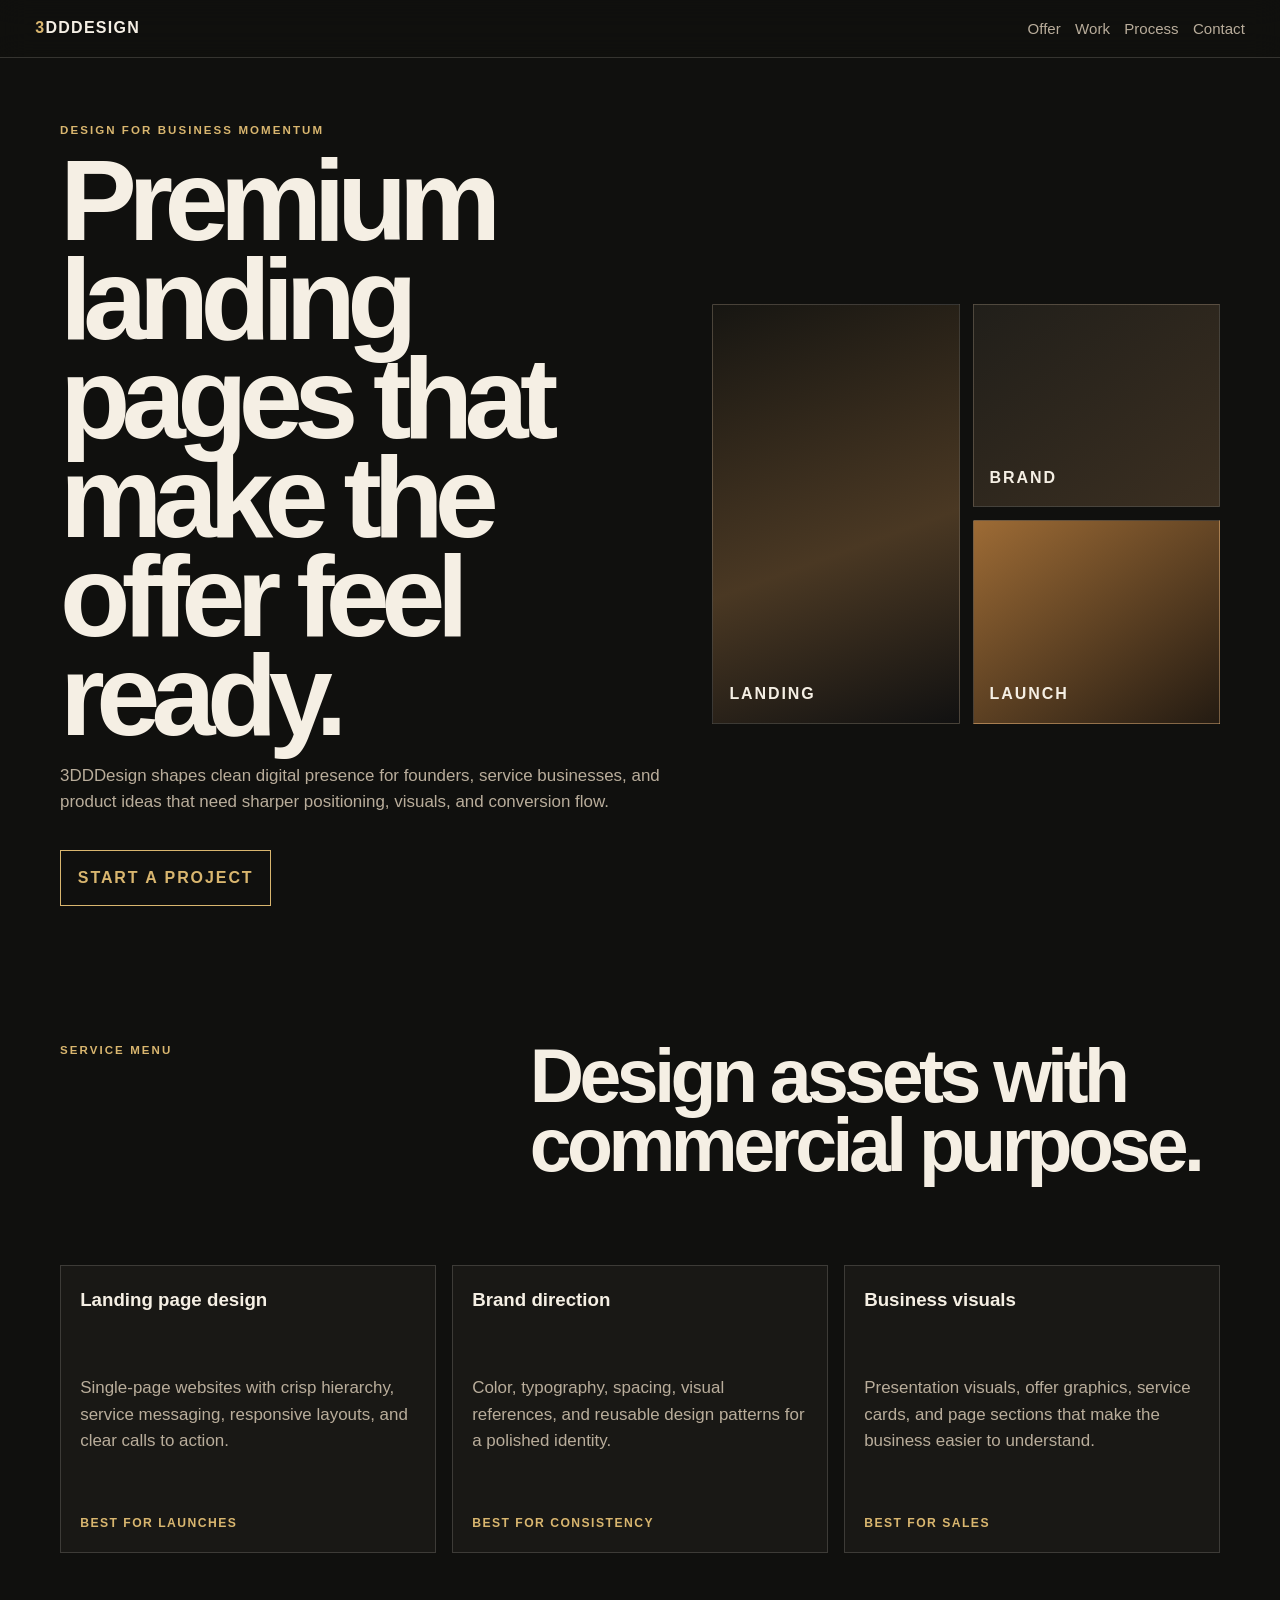
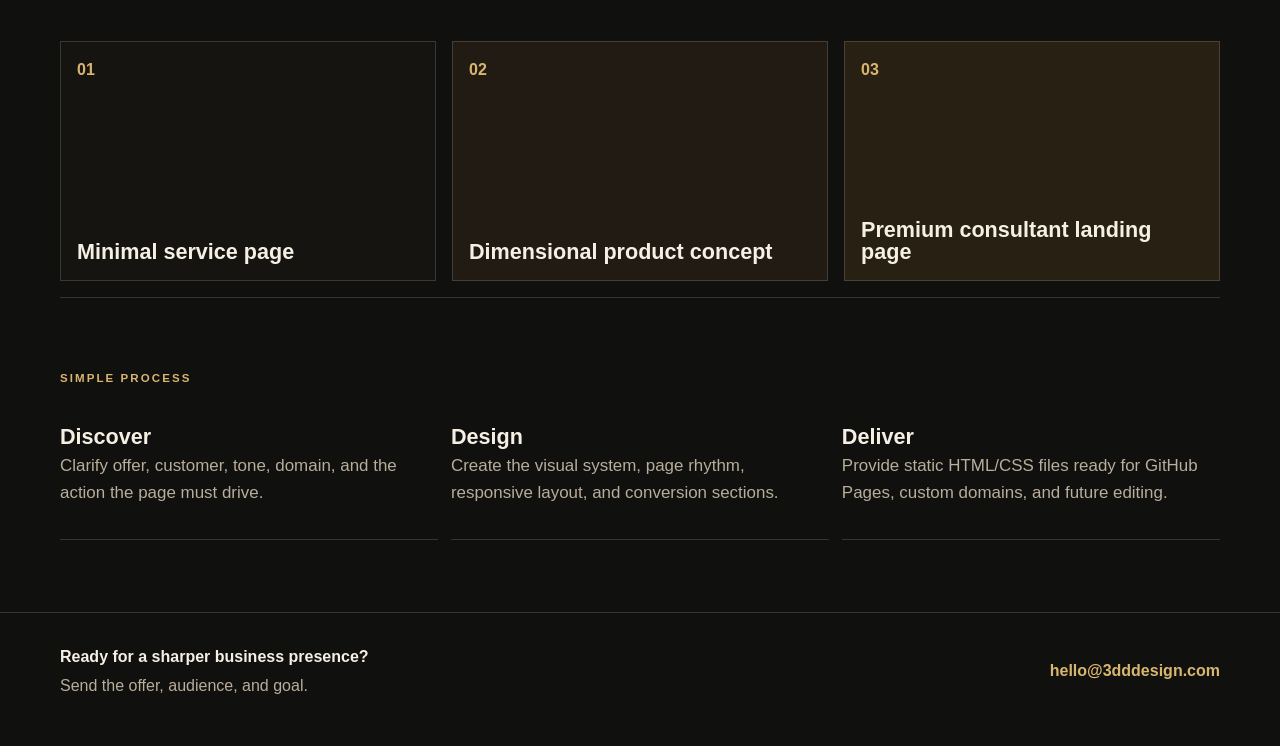
<file: 3dddesign/index.html>
<!DOCTYPE html>
<html lang="en">
<head>
  <meta charset="utf-8">
  <meta name="viewport" content="width=device-width, initial-scale=1">
  <title>3DDDesign — Premium Landing Pages & Brand Systems</title>
  <meta name="description" content="3DDDesign creates premium business landing pages, visual brand systems, service pages, and conversion-ready digital design for growing brands.">
  <meta name="theme-color" content="#10100e">
  <meta property="og:title" content="3DDDesign — Premium Landing Pages & Brand Systems">
  <meta property="og:description" content="Commercial design, landing pages, brand systems, and digital visuals built to sharpen first impressions.">
  <meta property="og:type" content="website">
  <link rel="stylesheet" href="styles.css">
</head>
<body>
  <header class="atelier-header">
    <a class="studio-mark" href="#top">3DDDesign</a>
    <nav aria-label="Primary navigation">
      <a href="#offer">Offer</a>
      <a href="#work">Work</a>
      <a href="#process">Process</a>
      <a href="#contact">Contact</a>
    </nav>
  </header>

  <main id="top">
    <section class="commercial-hero">
      <div class="hero-statement">
        <p class="eyebrow">Design for business momentum</p>
        <h1>Premium landing pages that make the offer feel ready.</h1>
        <p>3DDDesign shapes clean digital presence for founders, service businesses, and product ideas that need sharper positioning, visuals, and conversion flow.</p>
        <a href="#contact">Start a project</a>
      </div>
      <div class="poster-grid" aria-label="Design preview panels">
        <div class="poster tall"><span>Landing</span></div>
        <div class="poster"><span>Brand</span></div>
        <div class="poster accent"><span>Launch</span></div>
      </div>
    </section>

    <section id="offer" class="offer-section">
      <div class="offer-heading">
        <p class="eyebrow">Service menu</p>
        <h2>Design assets with commercial purpose.</h2>
      </div>
      <div class="offer-grid">
        <article><h3>Landing page design</h3><p>Single-page websites with crisp hierarchy, service messaging, responsive layouts, and clear calls to action.</p><strong>Best for launches</strong></article>
        <article><h3>Brand direction</h3><p>Color, typography, spacing, visual references, and reusable design patterns for a polished identity.</p><strong>Best for consistency</strong></article>
        <article><h3>Business visuals</h3><p>Presentation visuals, offer graphics, service cards, and page sections that make the business easier to understand.</p><strong>Best for sales</strong></article>
      </div>
    </section>

    <section id="work" class="portfolio-strip">
      <div><span>01</span><strong>Minimal service page</strong></div>
      <div><span>02</span><strong>Dimensional product concept</strong></div>
      <div><span>03</span><strong>Premium consultant landing page</strong></div>
    </section>

    <section id="process" class="process-section">
      <p class="eyebrow">Simple process</p>
      <div class="process-steps">
        <article><span>Discover</span><p>Clarify offer, customer, tone, domain, and the action the page must drive.</p></article>
        <article><span>Design</span><p>Create the visual system, page rhythm, responsive layout, and conversion sections.</p></article>
        <article><span>Deliver</span><p>Provide static HTML/CSS files ready for GitHub Pages, custom domains, and future editing.</p></article>
      </div>
    </section>
  </main>

  <footer id="contact">
    <div><strong>Ready for a sharper business presence?</strong><span>Send the offer, audience, and goal.</span></div>
    <a href="mailto:hello@3dddesign.com">hello@3dddesign.com</a>
  </footer>
</body>
</html>
</file>
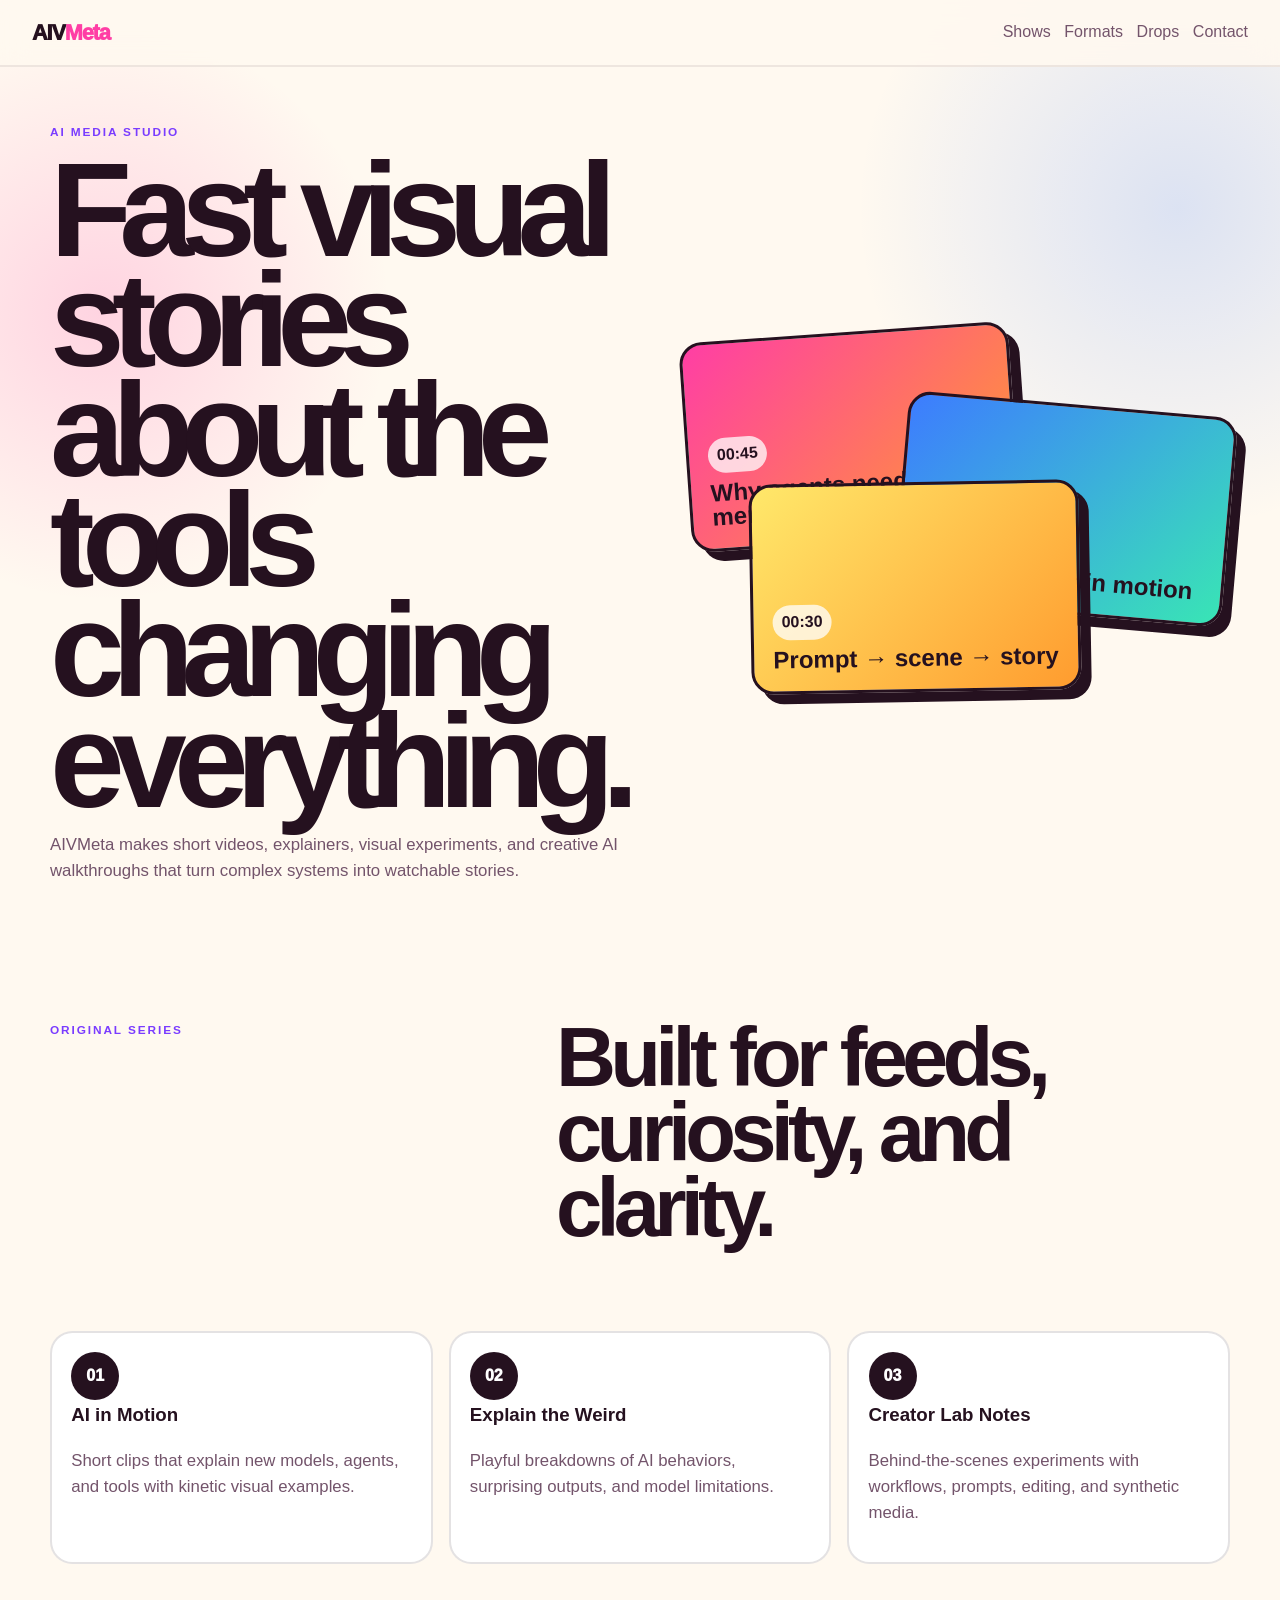
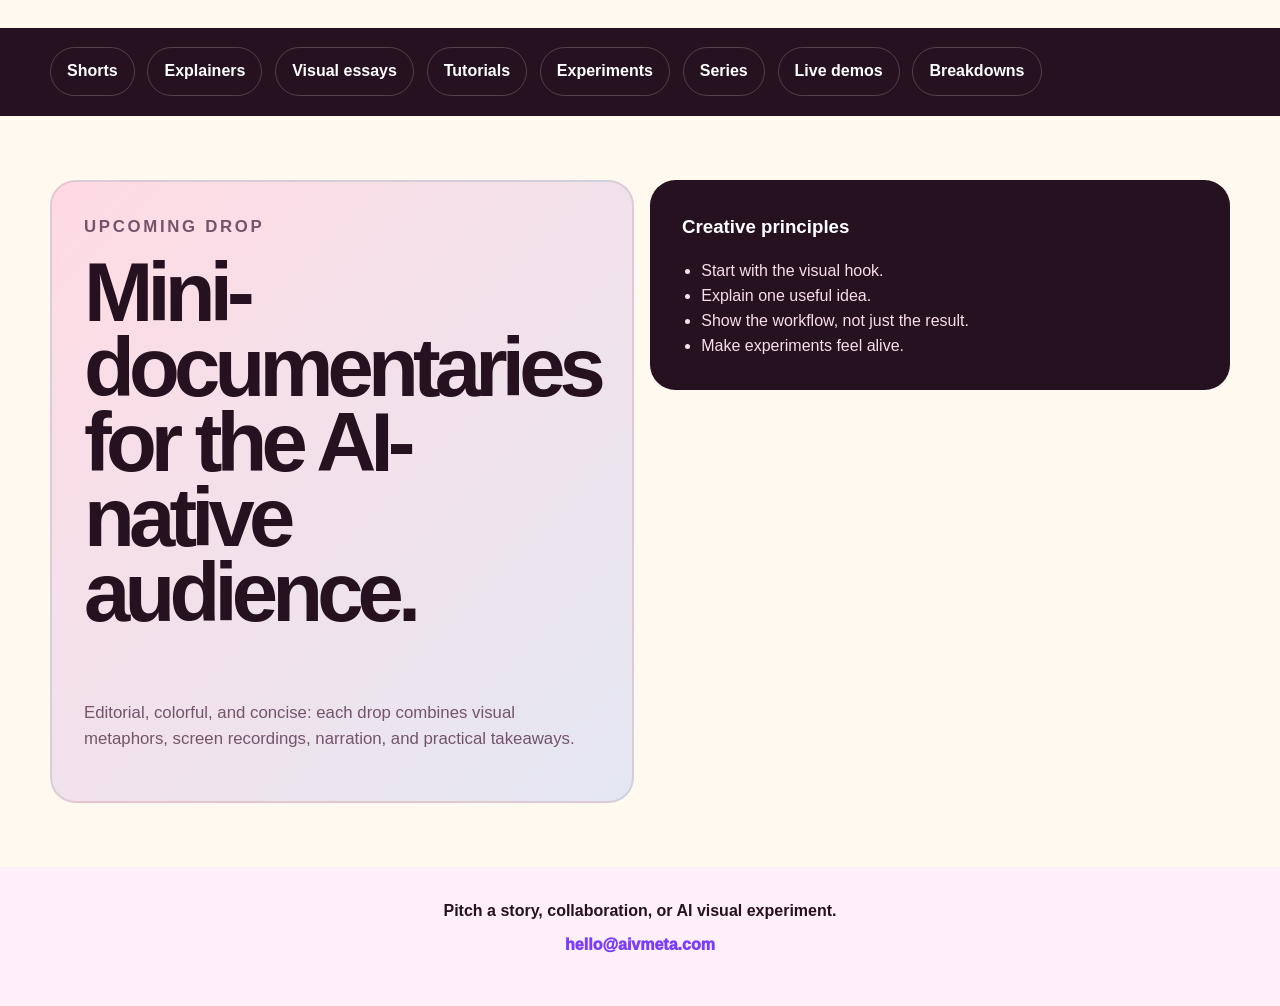
<file: aivmeta/index.html>
<!DOCTYPE html>
<html lang="en">
<head>
  <meta charset="utf-8">
  <meta name="viewport" content="width=device-width, initial-scale=1">
  <title>AIVMeta — AI Video, Visual Experiments & Storytelling</title>
  <meta name="description" content="AIVMeta is a colorful AI media brand for short videos, explainers, visual experiments, creative workflows, and AI storytelling.">
  <meta name="theme-color" content="#ffeff9">
  <meta property="og:title" content="AIVMeta — AI Video, Visual Experiments & Storytelling">
  <meta property="og:description" content="Short-form AI explainers, visual experiments, media-native storytelling, and educational content for the AI era.">
  <meta property="og:type" content="website">
  <meta property="og:url" content="https://aivmeta.com/">
  <link rel="canonical" href="https://aivmeta.com/">
  <link rel="stylesheet" href="styles.css">
</head>
<body>
  <header class="studio-nav">
    <a class="wordmark" href="#top">AIV<span>Meta</span></a>
    <nav aria-label="Primary navigation">
      <a href="#shows">Shows</a>
      <a href="#formats">Formats</a>
      <a href="#drops">Drops</a>
      <a href="#contact">Contact</a>
    </nav>
  </header>

  <main id="top">
    <section class="cover-story">
      <div class="cover-copy">
        <p class="label">AI media studio</p>
        <h1>Fast visual stories about the tools changing everything.</h1>
        <p>AIVMeta makes short videos, explainers, visual experiments, and creative AI walkthroughs that turn complex systems into watchable stories.</p>
      </div>
      <div class="video-stack" aria-label="AIVMeta media cards">
        <article class="video-card hot"><span>00:45</span><strong>Why agents need memory</strong></article>
        <article class="video-card cool"><span>01:12</span><strong>Vision models in motion</strong></article>
        <article class="video-card warm"><span>00:30</span><strong>Prompt → scene → story</strong></article>
      </div>
    </section>

    <section id="shows" class="shows-section">
      <div class="section-heading">
        <p class="label">Original series</p>
        <h2>Built for feeds, curiosity, and clarity.</h2>
      </div>
      <div class="show-grid">
        <article><div class="show-number">01</div><h3>AI in Motion</h3><p>Short clips that explain new models, agents, and tools with kinetic visual examples.</p></article>
        <article><div class="show-number">02</div><h3>Explain the Weird</h3><p>Playful breakdowns of AI behaviors, surprising outputs, and model limitations.</p></article>
        <article><div class="show-number">03</div><h3>Creator Lab Notes</h3><p>Behind-the-scenes experiments with workflows, prompts, editing, and synthetic media.</p></article>
      </div>
    </section>

    <section id="formats" class="format-marquee" aria-label="Content formats">
      <span>Shorts</span><span>Explainers</span><span>Visual essays</span><span>Tutorials</span><span>Experiments</span><span>Series</span><span>Live demos</span><span>Breakdowns</span>
    </section>

    <section id="drops" class="drops-section">
      <div class="drop-card feature"><p class="label">Upcoming drop</p><h2>Mini-documentaries for the AI-native audience.</h2><p>Editorial, colorful, and concise: each drop combines visual metaphors, screen recordings, narration, and practical takeaways.</p></div>
      <div class="drop-card checklist"><h3>Creative principles</h3><ul><li>Start with the visual hook.</li><li>Explain one useful idea.</li><li>Show the workflow, not just the result.</li><li>Make experiments feel alive.</li></ul></div>
    </section>
  </main>

  <footer id="contact">
    <strong>Pitch a story, collaboration, or AI visual experiment.</strong>
    <a href="mailto:hello@aivmeta.com">hello@aivmeta.com</a>
  </footer>
</body>
</html>
</file>
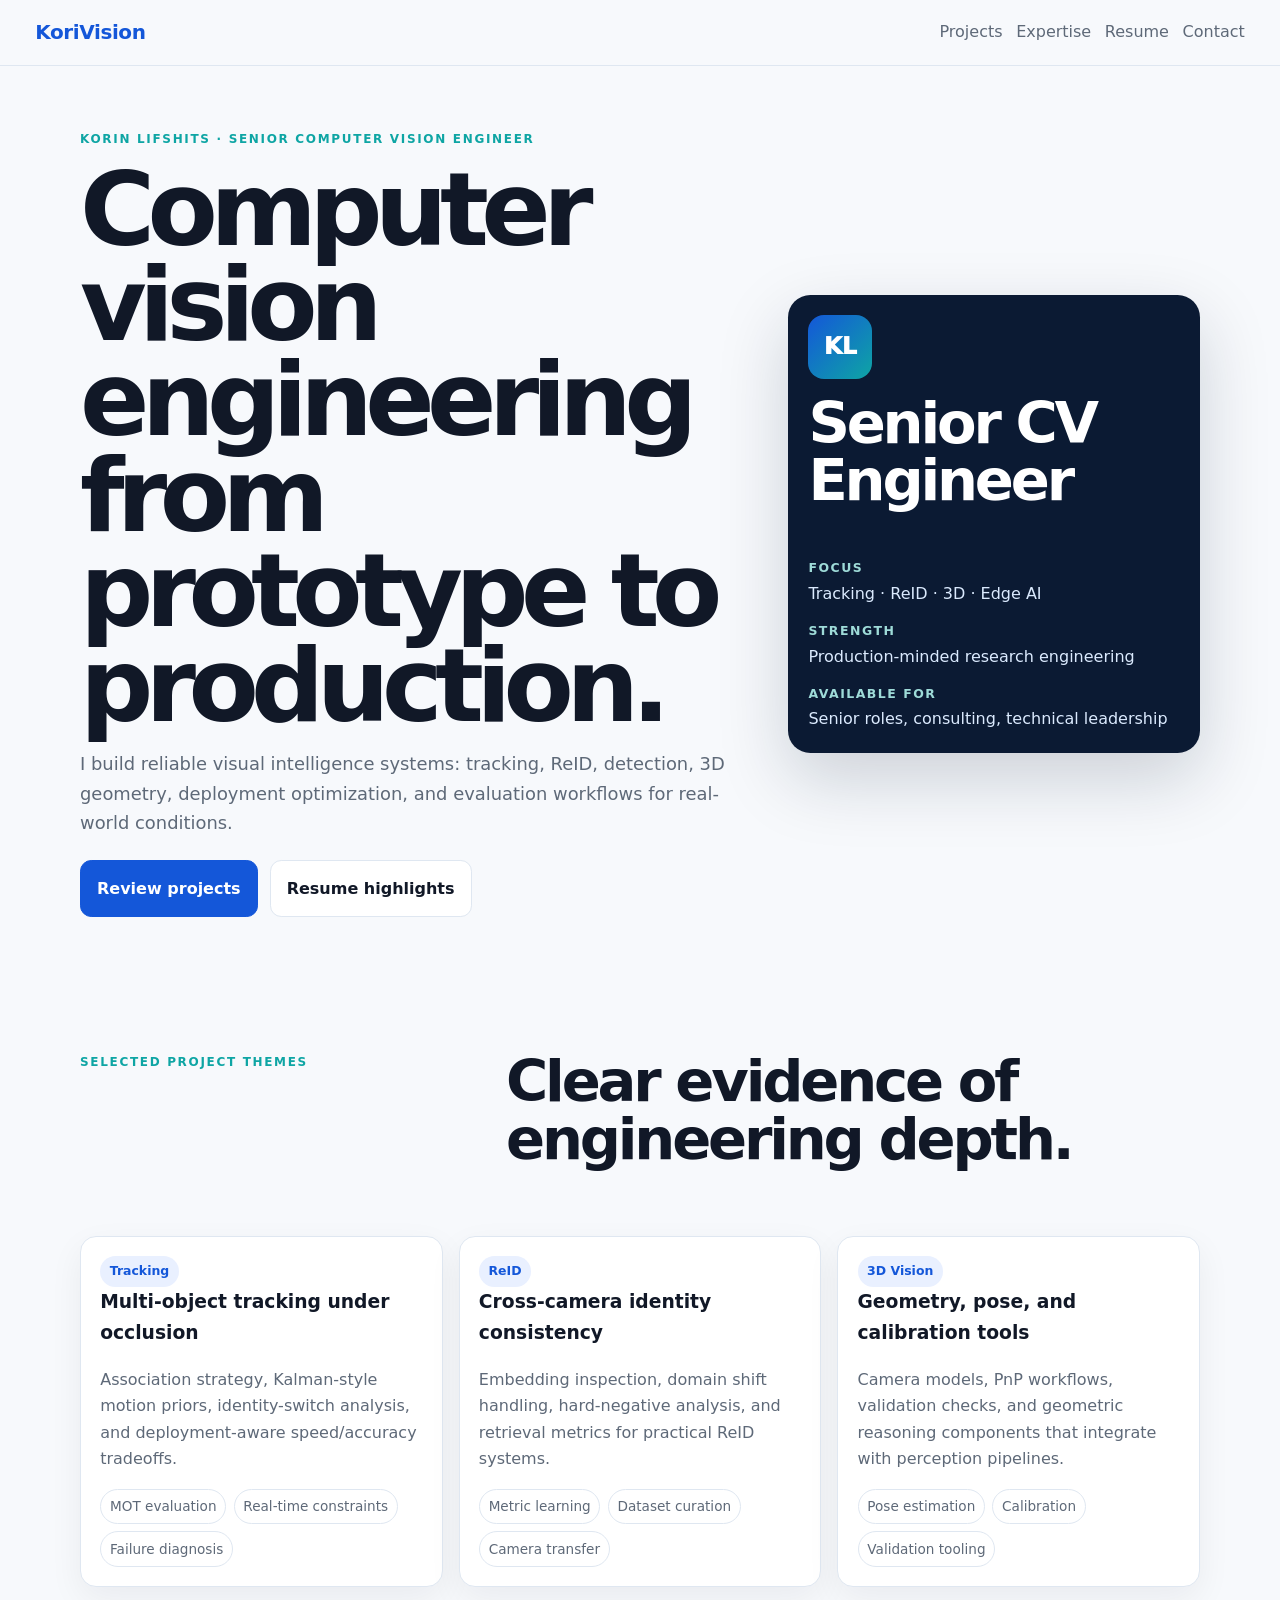
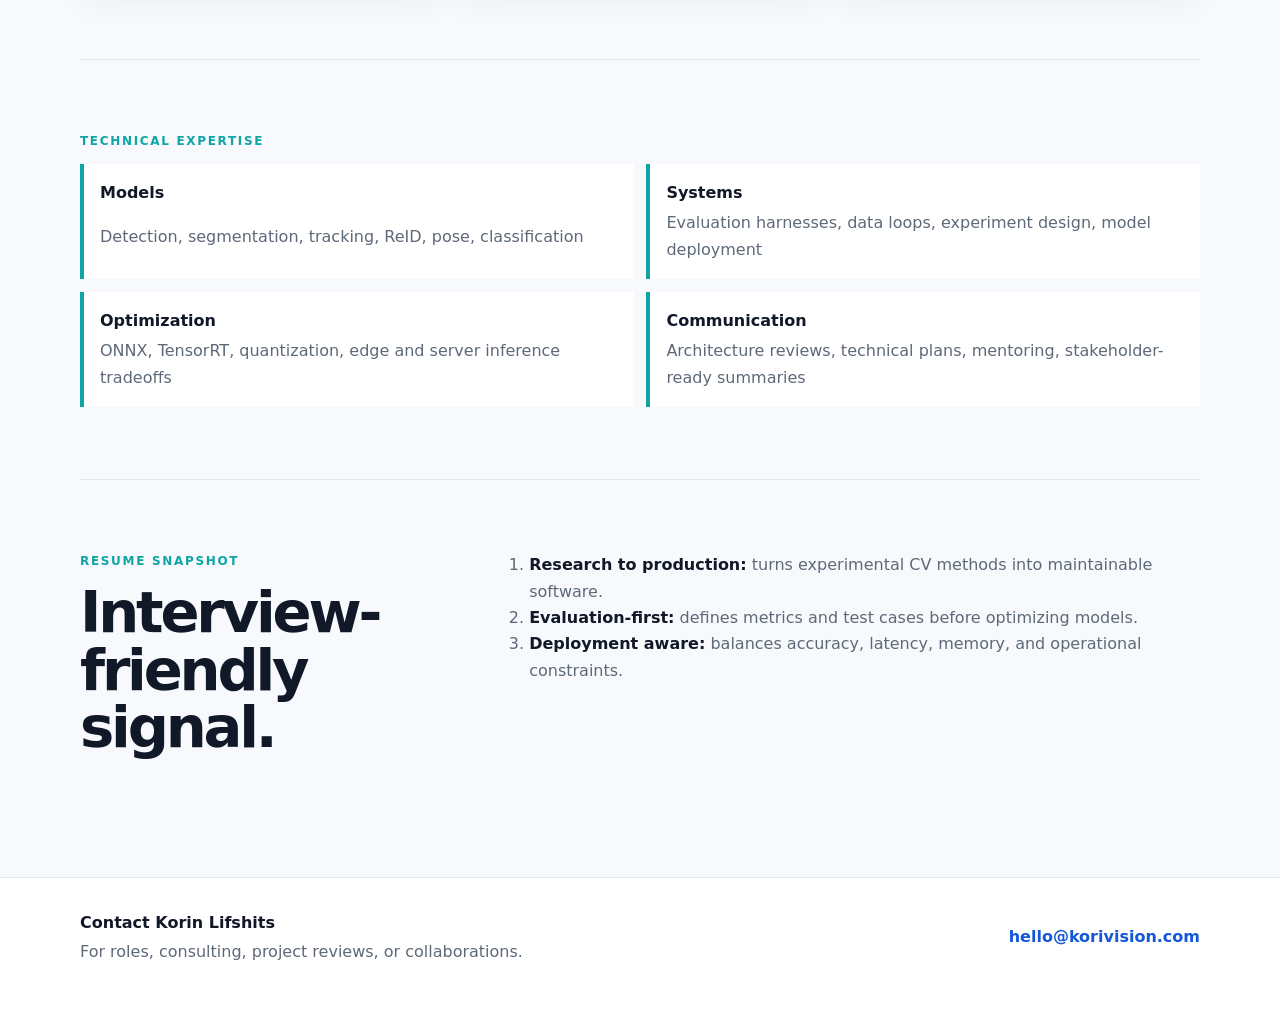
<file: korivision/index.html>
<!DOCTYPE html>
<html lang="en">
<head>
  <meta charset="utf-8">
  <meta name="viewport" content="width=device-width, initial-scale=1">
  <title>KoriVision — Korin Lifshits, Senior Computer Vision Engineer</title>
  <meta name="description" content="KoriVision is the professional portfolio of Korin Lifshits, Senior Computer Vision Engineer specializing in tracking, ReID, detection, 3D vision, optimization, and production AI.">
  <meta name="theme-color" content="#f7f9fc">
  <meta property="og:title" content="KoriVision — Korin Lifshits, Senior Computer Vision Engineer">
  <meta property="og:description" content="A hiring-friendly computer vision portfolio covering projects, expertise, engineering leadership, resume, and contact.">
  <meta property="og:type" content="website">
  <meta property="og:url" content="https://korivision.com/">
  <link rel="canonical" href="https://korivision.com/">
  <link rel="stylesheet" href="styles.css">
</head>
<body>
  <header class="topbar">
    <a class="nameplate" href="#top">KoriVision</a>
    <nav aria-label="Primary navigation">
      <a href="#projects">Projects</a>
      <a href="#expertise">Expertise</a>
      <a href="#resume">Resume</a>
      <a href="#contact">Contact</a>
    </nav>
  </header>

  <main id="top">
    <section class="intro-panel">
      <div class="intro-copy">
        <p class="role">Korin Lifshits · Senior Computer Vision Engineer</p>
        <h1>Computer vision engineering from prototype to production.</h1>
        <p class="summary">I build reliable visual intelligence systems: tracking, ReID, detection, 3D geometry, deployment optimization, and evaluation workflows for real-world conditions.</p>
        <div class="cta-row">
          <a class="cta primary" href="#projects">Review projects</a>
          <a class="cta" href="#resume">Resume highlights</a>
        </div>
      </div>
      <aside class="profile-card" aria-label="Professional summary">
        <div class="avatar">KL</div>
        <h2>Senior CV Engineer</h2>
        <dl>
          <div><dt>Focus</dt><dd>Tracking · ReID · 3D · Edge AI</dd></div>
          <div><dt>Strength</dt><dd>Production-minded research engineering</dd></div>
          <div><dt>Available for</dt><dd>Senior roles, consulting, technical leadership</dd></div>
        </dl>
      </aside>
    </section>

    <section id="projects" class="projects-section">
      <div class="section-header">
        <p class="role">Selected project themes</p>
        <h2>Clear evidence of engineering depth.</h2>
      </div>
      <div class="case-list">
        <article>
          <span class="case-tag">Tracking</span>
          <h3>Multi-object tracking under occlusion</h3>
          <p>Association strategy, Kalman-style motion priors, identity-switch analysis, and deployment-aware speed/accuracy tradeoffs.</p>
          <ul><li>MOT evaluation</li><li>Real-time constraints</li><li>Failure diagnosis</li></ul>
        </article>
        <article>
          <span class="case-tag">ReID</span>
          <h3>Cross-camera identity consistency</h3>
          <p>Embedding inspection, domain shift handling, hard-negative analysis, and retrieval metrics for practical ReID systems.</p>
          <ul><li>Metric learning</li><li>Dataset curation</li><li>Camera transfer</li></ul>
        </article>
        <article>
          <span class="case-tag">3D Vision</span>
          <h3>Geometry, pose, and calibration tools</h3>
          <p>Camera models, PnP workflows, validation checks, and geometric reasoning components that integrate with perception pipelines.</p>
          <ul><li>Pose estimation</li><li>Calibration</li><li>Validation tooling</li></ul>
        </article>
      </div>
    </section>

    <section id="expertise" class="expertise-section">
      <p class="role">Technical expertise</p>
      <div class="expertise-grid">
        <div><strong>Models</strong><span>Detection, segmentation, tracking, ReID, pose, classification</span></div>
        <div><strong>Systems</strong><span>Evaluation harnesses, data loops, experiment design, model deployment</span></div>
        <div><strong>Optimization</strong><span>ONNX, TensorRT, quantization, edge and server inference tradeoffs</span></div>
        <div><strong>Communication</strong><span>Architecture reviews, technical plans, mentoring, stakeholder-ready summaries</span></div>
      </div>
    </section>

    <section id="resume" class="resume-section">
      <div><p class="role">Resume snapshot</p><h2>Interview-friendly signal.</h2></div>
      <ol>
        <li><strong>Research to production:</strong> turns experimental CV methods into maintainable software.</li>
        <li><strong>Evaluation-first:</strong> defines metrics and test cases before optimizing models.</li>
        <li><strong>Deployment aware:</strong> balances accuracy, latency, memory, and operational constraints.</li>
      </ol>
    </section>
  </main>

  <footer id="contact">
    <div><strong>Contact Korin Lifshits</strong><span>For roles, consulting, project reviews, or collaborations.</span></div>
    <a href="mailto:hello@korivision.com">hello@korivision.com</a>
  </footer>
</body>
</html>
</file>
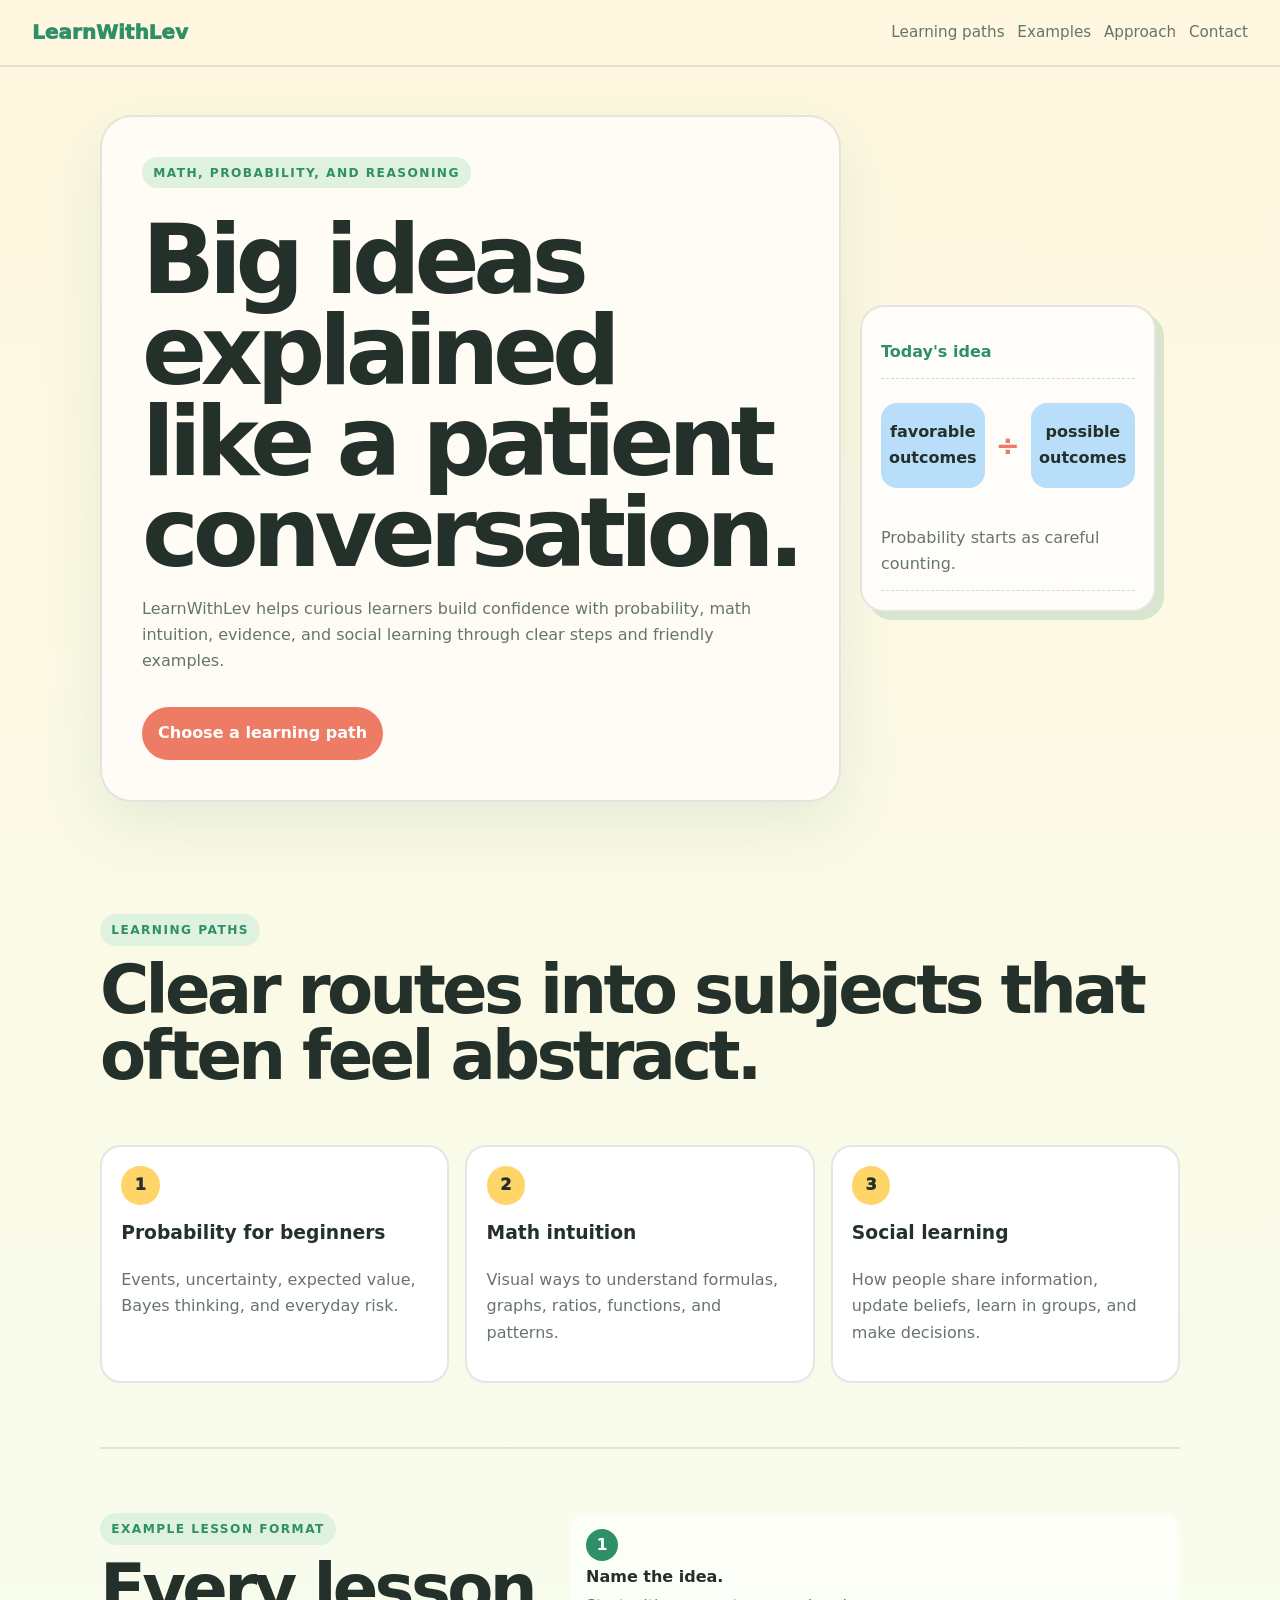
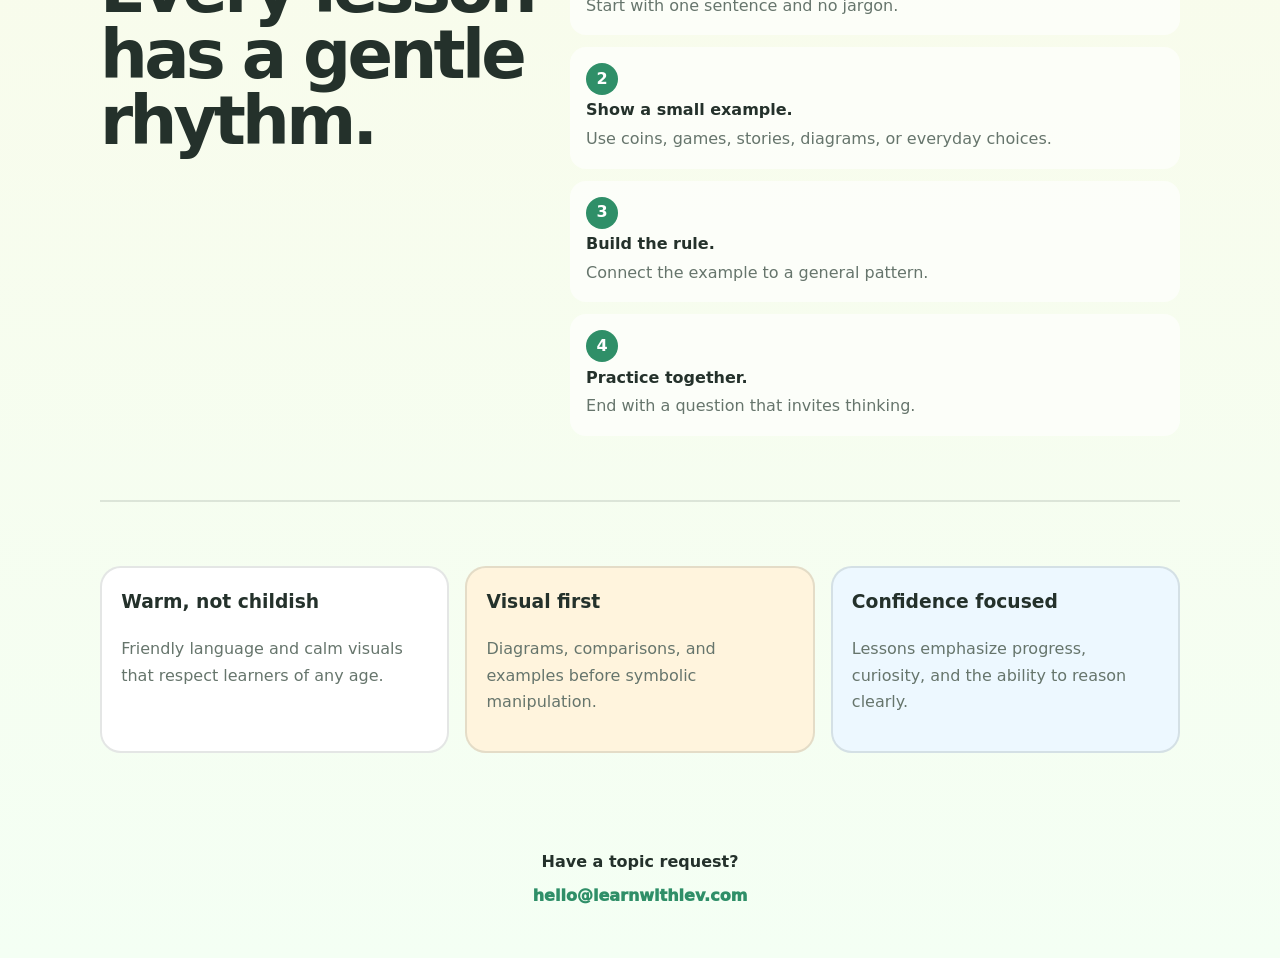
<file: learnwithlev/index.html>
<!DOCTYPE html>
<html lang="en">
<head>
  <meta charset="utf-8">
  <meta name="viewport" content="width=device-width, initial-scale=1">
  <title>LearnWithLev — Friendly Math & Probability Lessons</title>
  <meta name="description" content="LearnWithLev teaches math, probability, reasoning, and social learning with warm explanations, visual intuition, examples, and accessible lessons.">
  <meta name="theme-color" content="#fff7df">
  <meta property="og:title" content="LearnWithLev — Friendly Math & Probability Lessons">
  <meta property="og:description" content="Warm, accessible lessons in probability, math intuition, reasoning, and social learning.">
  <meta property="og:type" content="website">
  <link rel="stylesheet" href="styles.css">
</head>
<body>
  <header class="learning-header">
    <a class="brand" href="#top">LearnWithLev</a>
    <nav aria-label="Primary navigation">
      <a href="#paths">Learning paths</a>
      <a href="#examples">Examples</a>
      <a href="#approach">Approach</a>
      <a href="#contact">Contact</a>
    </nav>
  </header>

  <main id="top">
    <section class="welcome">
      <div class="welcome-card">
        <p class="lesson-label">Math, probability, and reasoning</p>
        <h1>Big ideas explained like a patient conversation.</h1>
        <p>LearnWithLev helps curious learners build confidence with probability, math intuition, evidence, and social learning through clear steps and friendly examples.</p>
        <a href="#paths">Choose a learning path</a>
      </div>
      <div class="notebook" aria-label="Example probability note">
        <div class="note-line title">Today's idea</div>
        <div class="fraction"><span>favorable outcomes</span><strong>÷</strong><span>possible outcomes</span></div>
        <div class="note-line">Probability starts as careful counting.</div>
      </div>
    </section>

    <section id="paths" class="paths-section">
      <p class="lesson-label">Learning paths</p>
      <h2>Clear routes into subjects that often feel abstract.</h2>
      <div class="path-grid">
        <article><span>1</span><h3>Probability for beginners</h3><p>Events, uncertainty, expected value, Bayes thinking, and everyday risk.</p></article>
        <article><span>2</span><h3>Math intuition</h3><p>Visual ways to understand formulas, graphs, ratios, functions, and patterns.</p></article>
        <article><span>3</span><h3>Social learning</h3><p>How people share information, update beliefs, learn in groups, and make decisions.</p></article>
      </div>
    </section>

    <section id="examples" class="example-section">
      <div>
        <p class="lesson-label">Example lesson format</p>
        <h2>Every lesson has a gentle rhythm.</h2>
      </div>
      <ol>
        <li><strong>Name the idea.</strong><span>Start with one sentence and no jargon.</span></li>
        <li><strong>Show a small example.</strong><span>Use coins, games, stories, diagrams, or everyday choices.</span></li>
        <li><strong>Build the rule.</strong><span>Connect the example to a general pattern.</span></li>
        <li><strong>Practice together.</strong><span>End with a question that invites thinking.</span></li>
      </ol>
    </section>

    <section id="approach" class="approach-section">
      <div class="approach-card"><h3>Warm, not childish</h3><p>Friendly language and calm visuals that respect learners of any age.</p></div>
      <div class="approach-card"><h3>Visual first</h3><p>Diagrams, comparisons, and examples before symbolic manipulation.</p></div>
      <div class="approach-card"><h3>Confidence focused</h3><p>Lessons emphasize progress, curiosity, and the ability to reason clearly.</p></div>
    </section>
  </main>

  <footer id="contact">
    <strong>Have a topic request?</strong>
    <a href="mailto:hello@learnwithlev.com">hello@learnwithlev.com</a>
  </footer>
</body>
</html>
</file>
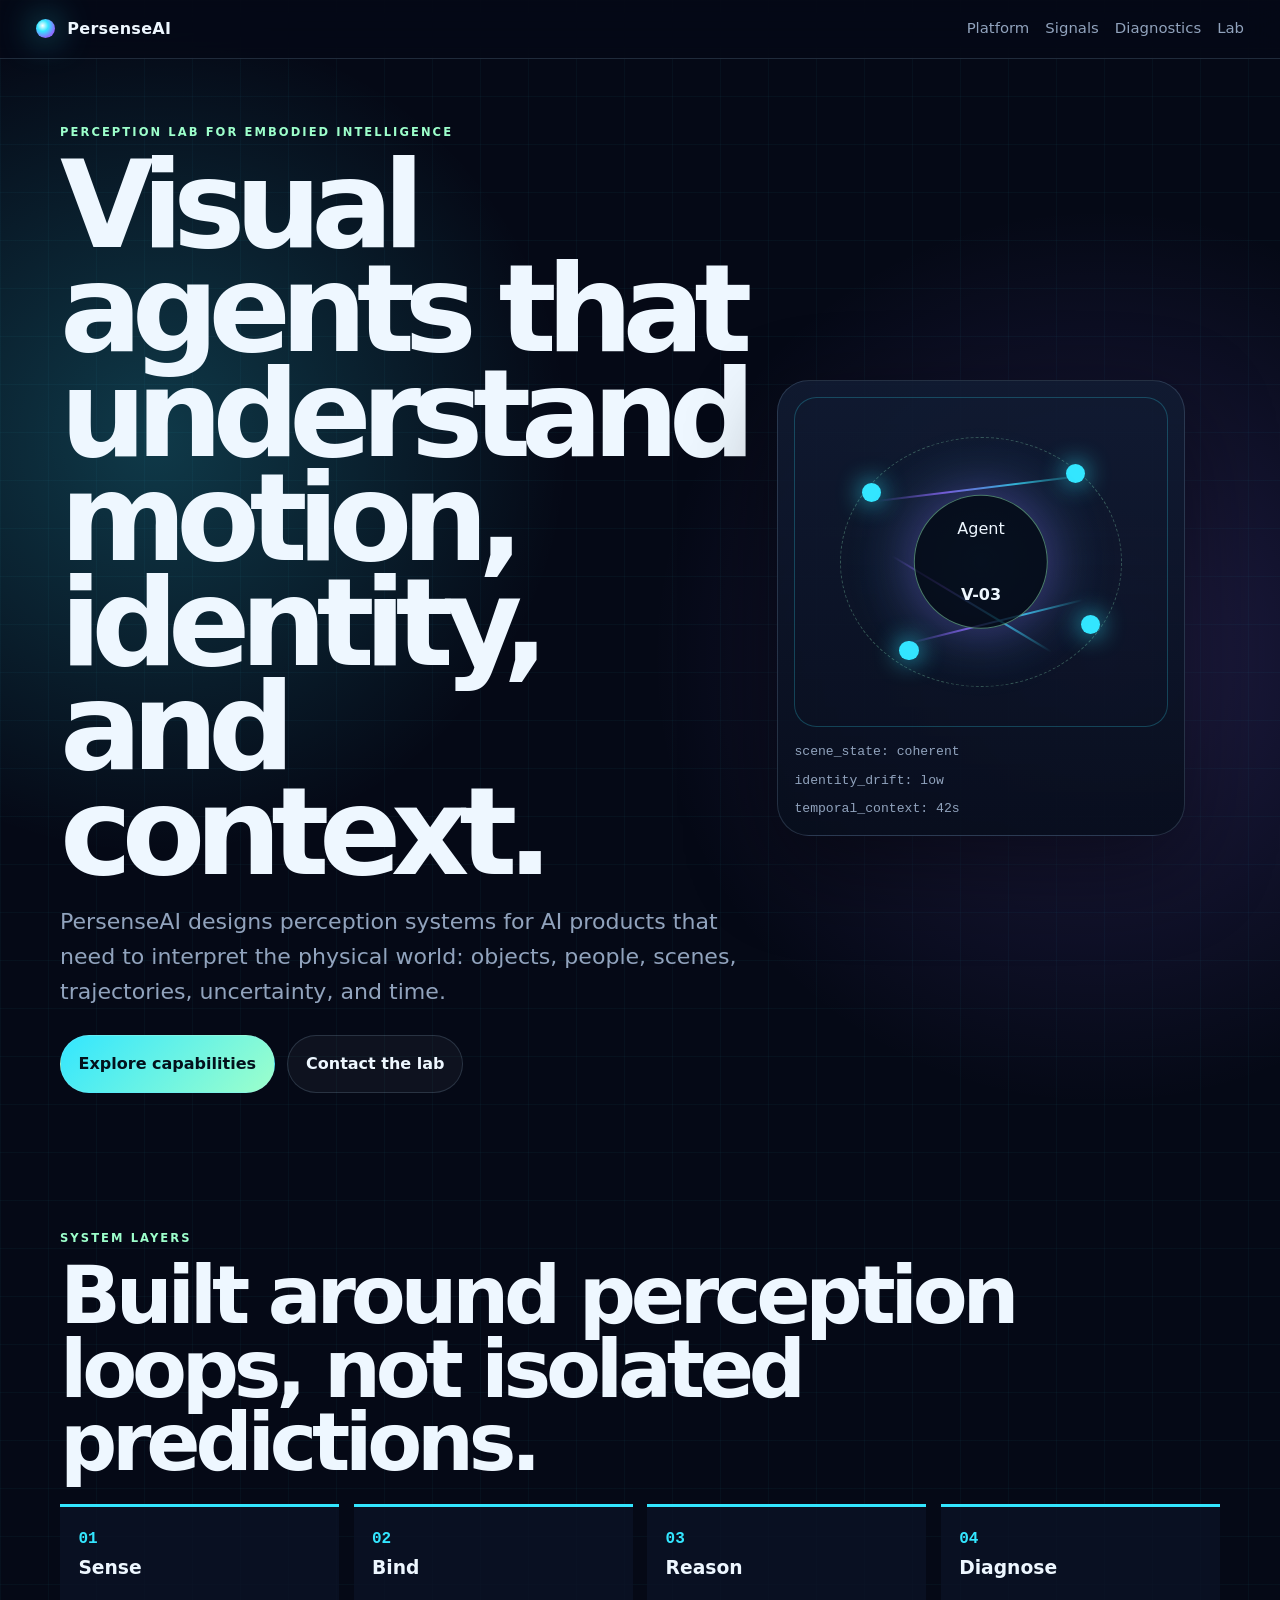
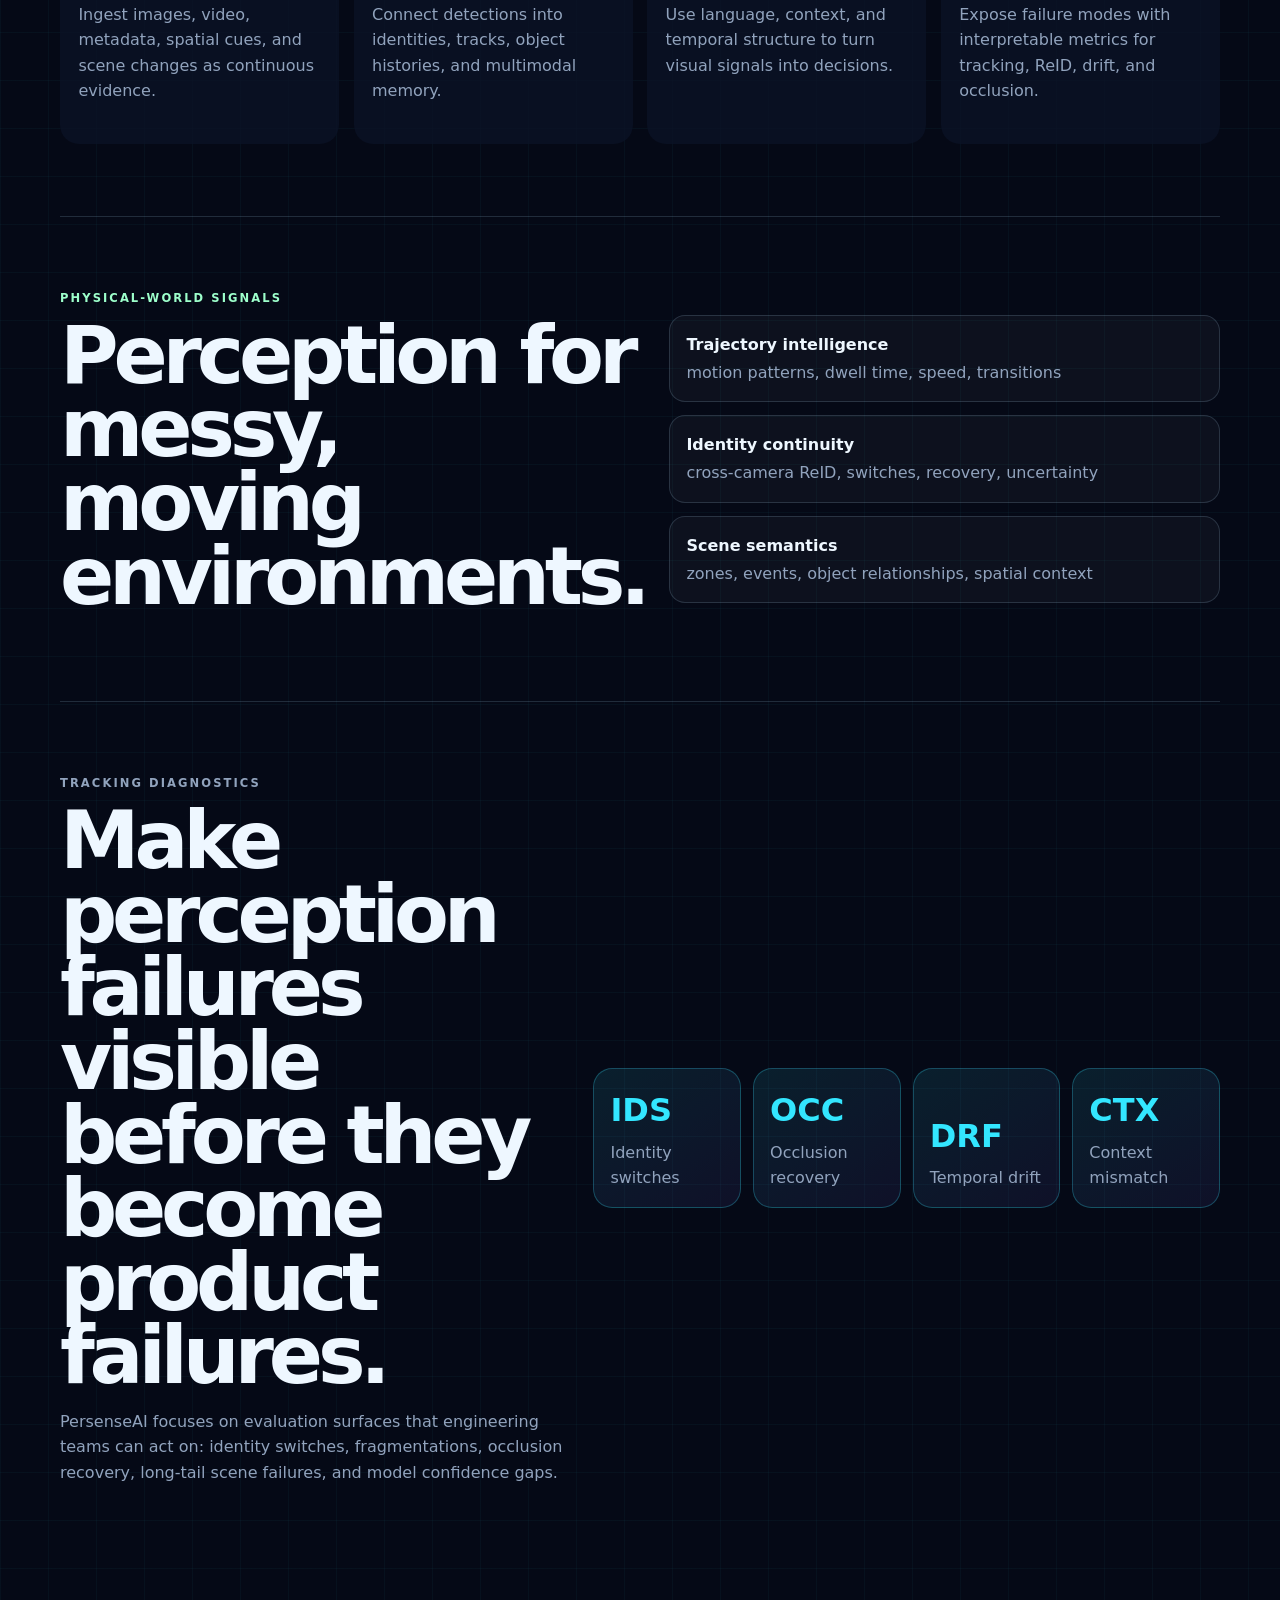
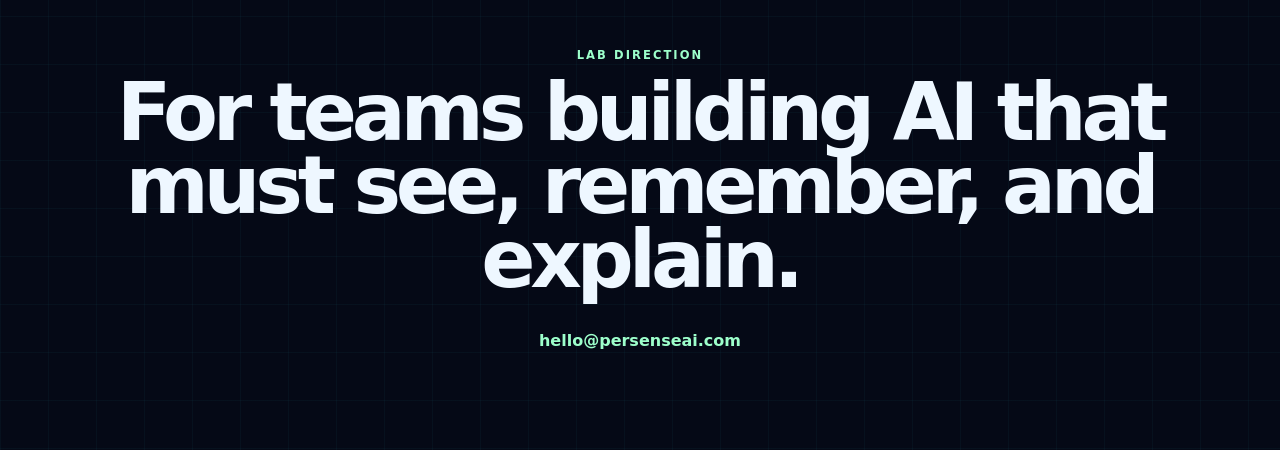
<file: persenseai/index.html>
<!DOCTYPE html>
<html lang="en">
<head>
  <meta charset="utf-8">
  <meta name="viewport" content="width=device-width, initial-scale=1">
  <title>PersenseAI — Visual Agents for the Physical World</title>
  <meta name="description" content="PersenseAI is a deep-tech AI lab building visual agents, perception systems, multimodal reasoning workflows, and tracking diagnostics for the physical world.">
  <meta name="theme-color" content="#050916">
  <meta property="og:title" content="PersenseAI — Visual Agents for the Physical World">
  <meta property="og:description" content="Deep-tech perception systems, tracking diagnostics, and multimodal visual agents that sense, reason, and act.">
  <meta property="og:type" content="website">
  <meta property="og:url" content="https://persenseai.com/">
  <link rel="canonical" href="https://persenseai.com/">
  <link rel="stylesheet" href="styles.css">
</head>
<body>
  <header class="mission-control">
    <a class="identity" href="#top" aria-label="PersenseAI home">
      <span class="orb" aria-hidden="true"></span>
      <span>PersenseAI</span>
    </a>
    <nav aria-label="Primary navigation">
      <a href="#platform">Platform</a>
      <a href="#signals">Signals</a>
      <a href="#diagnostics">Diagnostics</a>
      <a href="#lab">Lab</a>
    </nav>
  </header>

  <main id="top">
    <section class="hero-grid">
      <div class="hero-copy">
        <p class="system-tag">Perception lab for embodied intelligence</p>
        <h1>Visual agents that understand motion, identity, and context.</h1>
        <p class="lead">PersenseAI designs perception systems for AI products that need to interpret the physical world: objects, people, scenes, trajectories, uncertainty, and time.</p>
        <div class="hero-actions">
          <a class="primary-action" href="#platform">Explore capabilities</a>
          <a class="secondary-action" href="mailto:hello@persenseai.com">Contact the lab</a>
        </div>
      </div>
      <div class="perception-console" aria-label="Perception system visualization">
        <div class="scan-frame">
          <span class="node n1"></span><span class="node n2"></span><span class="node n3"></span><span class="node n4"></span>
          <div class="track-line line-a"></div><div class="track-line line-b"></div><div class="track-line line-c"></div>
          <div class="agent-core">Agent<br><strong>V-03</strong></div>
        </div>
        <div class="console-readout"><span>scene_state: coherent</span><span>identity_drift: low</span><span>temporal_context: 42s</span></div>
      </div>
    </section>

    <section id="platform" class="platform-section">
      <p class="system-tag">System layers</p>
      <h2>Built around perception loops, not isolated predictions.</h2>
      <div class="layer-stack">
        <article><span>01</span><h3>Sense</h3><p>Ingest images, video, metadata, spatial cues, and scene changes as continuous evidence.</p></article>
        <article><span>02</span><h3>Bind</h3><p>Connect detections into identities, tracks, object histories, and multimodal memory.</p></article>
        <article><span>03</span><h3>Reason</h3><p>Use language, context, and temporal structure to turn visual signals into decisions.</p></article>
        <article><span>04</span><h3>Diagnose</h3><p>Expose failure modes with interpretable metrics for tracking, ReID, drift, and occlusion.</p></article>
      </div>
    </section>

    <section id="signals" class="signals-board">
      <div>
        <p class="system-tag">Physical-world signals</p>
        <h2>Perception for messy, moving environments.</h2>
      </div>
      <ul>
        <li><strong>Trajectory intelligence</strong><span>motion patterns, dwell time, speed, transitions</span></li>
        <li><strong>Identity continuity</strong><span>cross-camera ReID, switches, recovery, uncertainty</span></li>
        <li><strong>Scene semantics</strong><span>zones, events, object relationships, spatial context</span></li>
      </ul>
    </section>

    <section id="diagnostics" class="diagnostic-lab">
      <div class="diagnostic-copy">
        <p class="system-tag">Tracking diagnostics</p>
        <h2>Make perception failures visible before they become product failures.</h2>
        <p>PersenseAI focuses on evaluation surfaces that engineering teams can act on: identity switches, fragmentations, occlusion recovery, long-tail scene failures, and model confidence gaps.</p>
      </div>
      <div class="metrics" aria-label="Example diagnostics metrics">
        <div><strong>IDS</strong><span>Identity switches</span></div>
        <div><strong>OCC</strong><span>Occlusion recovery</span></div>
        <div><strong>DRF</strong><span>Temporal drift</span></div>
        <div><strong>CTX</strong><span>Context mismatch</span></div>
      </div>
    </section>

    <section id="lab" class="lab-cta">
      <p class="system-tag">Lab direction</p>
      <h2>For teams building AI that must see, remember, and explain.</h2>
      <a href="mailto:hello@persenseai.com">hello@persenseai.com</a>
    </section>
  </main>
</body>
</html>
</file>
<file: 3dddesign/styles.css>
:root {
  --black: #10100e;
  --charcoal: #191815;
  --cream: #f5efe4;
  --muted: #b9ad9b;
  --gold: #d9b66f;
  --bronze: #9d6b35;
  --line: rgba(245,239,228,.16);
}
* { box-sizing: border-box; }
html { scroll-behavior: smooth; }
body { margin: 0; font-family: Helvetica, Arial, sans-serif; color: var(--cream); background: var(--black); line-height: 1.55; }
a { color: inherit; text-decoration: none; }
.atelier-header { position: sticky; top: 0; z-index: 10; display: flex; flex-direction: column; gap: .8rem; padding: 1rem clamp(1rem,4vw,2.2rem); background: rgba(16,16,14,.88); border-bottom: 1px solid var(--line); backdrop-filter: blur(14px); }
.studio-mark { font-weight: 900; letter-spacing: .08em; text-transform: uppercase; }
.studio-mark::first-letter { color: var(--gold); }
nav { display: flex; gap: .9rem; flex-wrap: wrap; color: var(--muted); font-size: .94rem; }
.commercial-hero, .offer-section, .portfolio-strip, .process-section { width: min(1160px, calc(100% - 2rem)); margin: 0 auto; }
.commercial-hero { min-height: 84vh; display: grid; gap: 2rem; align-items: center; padding: 4rem 0; }
.eyebrow { color: var(--gold); text-transform: uppercase; letter-spacing: .18em; font-size: .72rem; font-weight: 900; }
h1, h2, h3, p { margin-top: 0; }
h1 { max-width: 930px; font-size: clamp(3rem, 11vw, 7.2rem); line-height: .86; letter-spacing: -.075em; margin-bottom: 1.1rem; }
h2 { font-size: clamp(2.2rem, 6vw, 4.7rem); line-height: .92; letter-spacing: -.06em; }
.hero-statement p:not(.eyebrow), .offer-grid p, .process-steps p { color: var(--muted); font-size: 1.06rem; }
.hero-statement a { display: inline-flex; margin-top: 1.1rem; border: 1px solid var(--gold); color: var(--gold); padding: .9rem 1.05rem; text-transform: uppercase; letter-spacing: .12em; font-weight: 900; }
.poster-grid { display: grid; grid-template-columns: 1fr 1fr; gap: .8rem; min-height: 420px; }
.poster { display: grid; place-items: end start; padding: 1rem; border: 1px solid var(--line); background: linear-gradient(145deg, #211f1a, #3b2f21); min-height: 190px; }
.poster.tall { grid-row: span 2; background: linear-gradient(160deg, #171612, #4a3823 58%, #111); }
.poster.accent { background: linear-gradient(145deg, var(--bronze), #241b12); }
.poster span { color: var(--cream); text-transform: uppercase; letter-spacing: .12em; font-weight: 900; }
.offer-section, .process-section { padding: 4.5rem 0; }
.offer-heading { display: grid; gap: .6rem; margin-bottom: 1.4rem; }
.offer-grid { display: grid; gap: 1rem; }
.offer-grid article { min-height: 18rem; display: flex; flex-direction: column; justify-content: space-between; border: 1px solid var(--line); background: var(--charcoal); padding: 1.2rem; }
.offer-grid strong { color: var(--gold); text-transform: uppercase; letter-spacing: .12em; font-size: .76rem; }
.portfolio-strip { display: grid; gap: 1rem; padding: 1rem 0; }
.portfolio-strip div { min-height: 15rem; display: flex; flex-direction: column; justify-content: space-between; border: 1px solid var(--line); padding: 1rem; background: #151411; }
.portfolio-strip div:nth-child(2) { background: #211b14; }
.portfolio-strip div:nth-child(3) { background: #292014; }
.portfolio-strip span { color: var(--gold); font-weight: 900; }
.portfolio-strip strong { font-size: 1.35rem; line-height: 1.05; }
.process-section { border-top: 1px solid var(--line); }
.process-steps { display: grid; gap: .8rem; margin-top: 1rem; }
.process-steps article { border-bottom: 1px solid var(--line); padding: 1rem 0; }
.process-steps span { display: block; color: var(--cream); font-weight: 900; font-size: 1.35rem; }
footer { display: grid; gap: 1rem; padding: 2rem 1rem 3rem; border-top: 1px solid var(--line); color: var(--muted); text-align: center; }
footer div { display: grid; gap: .25rem; }
footer strong { color: var(--cream); }
footer a { color: var(--gold); font-weight: 900; }
@media (min-width: 820px) {
  .atelier-header { flex-direction: row; align-items: center; justify-content: space-between; }
  .commercial-hero { grid-template-columns: 1.1fr .9fr; }
  .offer-heading { grid-template-columns: .8fr 1.2fr; align-items: start; }
  .offer-grid, .portfolio-strip, .process-steps { grid-template-columns: repeat(3, 1fr); }
  footer { grid-template-columns: 1fr auto; text-align: left; align-items: center; padding-inline: max(1rem, calc((100vw - 1160px)/2)); }
}
</file>
<file: aivmeta/styles.css>
:root {
  --ink: #25111f;
  --muted: #73546b;
  --paper: #fff9f0;
  --pink: #ff3ea5;
  --orange: #ff9c2f;
  --blue: #3d7cff;
  --mint: #39e5b5;
  --purple: #7a3cff;
}
* { box-sizing: border-box; }
html { scroll-behavior: smooth; }
body {
  margin: 0;
  font-family: Arial, Helvetica, sans-serif;
  color: var(--ink);
  background:
    radial-gradient(circle at 8% 12%, rgba(255, 62, 165, .2), transparent 18rem),
    radial-gradient(circle at 92% 8%, rgba(61, 124, 255, .18), transparent 20rem),
    var(--paper);
  line-height: 1.55;
}
a { color: inherit; text-decoration: none; }
.studio-nav {
  position: sticky;
  top: 0;
  z-index: 10;
  display: flex;
  flex-direction: column;
  gap: .9rem;
  padding: 1rem clamp(1rem, 4vw, 2rem);
  background: rgba(255,249,240,.88);
  border-bottom: 2px solid rgba(37,17,31,.08);
  backdrop-filter: blur(14px);
}
.wordmark { font-weight: 950; font-size: 1.35rem; letter-spacing: -.05em; }
.wordmark span { color: var(--pink); }
nav { display: flex; gap: .85rem; flex-wrap: wrap; color: var(--muted); }
.cover-story { width: min(1180px, calc(100% - 2rem)); margin: 0 auto; min-height: 82vh; display: grid; gap: 2rem; align-items: center; padding: 3.5rem 0; }
.label { text-transform: uppercase; letter-spacing: .16em; color: var(--purple); font-size: .74rem; font-weight: 900; }
h1, h2, h3, p { margin-top: 0; }
h1 { font-size: clamp(3.1rem, 14vw, 8.4rem); line-height: .82; letter-spacing: -.095em; max-width: 920px; margin-bottom: 1.1rem; }
.cover-copy p:not(.label), .drop-card p, .show-grid p { color: var(--muted); font-size: 1.05rem; }
.video-stack { position: relative; min-height: 360px; }
.video-card { position: absolute; display: grid; align-content: end; gap: .5rem; width: min(88vw, 330px); min-height: 210px; padding: 1.2rem; border: 3px solid var(--ink); border-radius: 1.4rem; box-shadow: 10px 10px 0 var(--ink); transform: rotate(-4deg); }
.video-card span { width: max-content; background: rgba(255,255,255,.75); padding: .3rem .55rem; border-radius: 999px; font-weight: 900; }
.video-card strong { font-size: 1.5rem; line-height: 1; }
.video-card.hot { left: 0; top: 0; background: linear-gradient(135deg, var(--pink), var(--orange)); }
.video-card.cool { right: 0; top: 72px; background: linear-gradient(135deg, var(--blue), var(--mint)); transform: rotate(5deg); }
.video-card.warm { left: 12%; bottom: 0; background: linear-gradient(135deg, #ffe86a, var(--orange)); transform: rotate(-1deg); }
.shows-section, .drops-section { width: min(1180px, calc(100% - 2rem)); margin: 0 auto; padding: 4rem 0; }
.section-heading { display: grid; gap: .5rem; margin-bottom: 1rem; }
h2 { font-size: clamp(2.2rem, 7vw, 5.2rem); line-height: .9; letter-spacing: -.07em; }
.show-grid { display: grid; gap: 1rem; }
.show-grid article { background: white; border: 2px solid rgba(37,17,31,.12); border-radius: 1.4rem; padding: 1.2rem; }
.show-number { width: 3rem; height: 3rem; display: grid; place-items: center; border-radius: 50%; background: var(--ink); color: white; font-weight: 950; }
.format-marquee { display: flex; overflow-x: auto; gap: .8rem; padding: 1.2rem max(1rem, calc((100vw - 1180px) / 2)); background: var(--ink); color: white; }
.format-marquee span { flex: 0 0 auto; border: 1px solid rgba(255,255,255,.2); border-radius: 999px; padding: .7rem 1rem; font-weight: 900; }
.drops-section { display: grid; gap: 1rem; }
.drop-card { border-radius: 1.6rem; padding: 1.3rem; }
.drop-card.feature { background: linear-gradient(135deg, rgba(255,62,165,.16), rgba(61,124,255,.14)); border: 2px solid rgba(37,17,31,.1); }
.drop-card.checklist { background: var(--ink); color: white; }
ul { margin: 0; padding-left: 1.2rem; color: #f9ddec; }
footer { display: grid; gap: .6rem; text-align: center; padding: 2rem 1rem 3rem; background: #ffeff9; }
footer a { color: var(--purple); font-weight: 950; }
@media (min-width: 800px) {
  .studio-nav { flex-direction: row; justify-content: space-between; align-items: center; }
  .cover-story { grid-template-columns: 1.05fr .95fr; }
  .section-heading, .drops-section { grid-template-columns: .85fr 1.15fr; align-items: start; }
  .show-grid { grid-template-columns: repeat(3, 1fr); }
  .drop-card { padding: 2rem; }
}
</file>
<file: korivision/styles.css>
:root {
  --bg: #f7f9fc;
  --ink: #111827;
  --muted: #5e6978;
  --blue: #1457d9;
  --navy: #0b1a33;
  --teal: #0ea5a4;
  --card: #ffffff;
  --line: #dfe7f1;
}
* { box-sizing: border-box; }
html { scroll-behavior: smooth; }
body { margin: 0; font-family: Inter, ui-sans-serif, system-ui, -apple-system, BlinkMacSystemFont, "Segoe UI", sans-serif; color: var(--ink); background: var(--bg); line-height: 1.65; }
a { color: inherit; text-decoration: none; }
.topbar { position: sticky; top: 0; z-index: 10; display: flex; flex-direction: column; gap: .8rem; padding: 1rem clamp(1rem,4vw,2.2rem); background: rgba(247,249,252,.92); border-bottom: 1px solid var(--line); backdrop-filter: blur(14px); }
.nameplate { font-weight: 900; color: var(--blue); letter-spacing: -.02em; font-size: 1.25rem; }
nav { display: flex; gap: .85rem; flex-wrap: wrap; color: var(--muted); }
nav a:hover { color: var(--blue); }
.intro-panel, .projects-section, .expertise-section, .resume-section { width: min(1120px, calc(100% - 2rem)); margin: 0 auto; }
.intro-panel { min-height: 82vh; padding: 4rem 0; display: grid; gap: 1.4rem; align-items: center; }
.role { margin: 0 0 .75rem; text-transform: uppercase; letter-spacing: .14em; color: var(--teal); font-size: .75rem; font-weight: 900; }
h1, h2, h3, p { margin-top: 0; }
h1 { font-size: clamp(2.8rem, 10vw, 6.4rem); line-height: .93; letter-spacing: -.075em; margin-bottom: 1rem; }
h2 { font-size: clamp(2rem, 5vw, 3.6rem); line-height: 1; letter-spacing: -.055em; }
.summary { max-width: 720px; color: var(--muted); font-size: 1.12rem; }
.cta-row { display: flex; flex-direction: column; gap: .75rem; margin-top: 1.4rem; }
.cta { display: inline-flex; justify-content: center; padding: .9rem 1rem; border-radius: .7rem; border: 1px solid var(--line); font-weight: 850; background: white; }
.cta.primary { background: var(--blue); color: white; border-color: var(--blue); }
.profile-card { background: var(--navy); color: white; border-radius: 1.4rem; padding: 1.25rem; box-shadow: 0 26px 70px rgba(11,26,51,.18); }
.avatar { width: 4rem; height: 4rem; display: grid; place-items: center; border-radius: 1rem; background: linear-gradient(135deg, var(--blue), var(--teal)); font-weight: 950; font-size: 1.45rem; margin-bottom: 1rem; }
dl { display: grid; gap: .85rem; margin: 0; }
dt { color: #9edbd8; font-size: .78rem; text-transform: uppercase; letter-spacing: .12em; font-weight: 900; }
dd { margin: .15rem 0 0; color: #dbeafe; }
.projects-section, .expertise-section, .resume-section { padding: 4.5rem 0; }
.section-header { display: grid; gap: .6rem; margin-bottom: 1.2rem; }
.case-list { display: grid; gap: 1rem; }
.case-list article { background: var(--card); border: 1px solid var(--line); border-radius: 1rem; padding: 1.2rem; box-shadow: 0 12px 34px rgba(17,24,39,.06); }
.case-tag { display: inline-flex; color: var(--blue); background: #e9f0ff; padding: .32rem .6rem; border-radius: 999px; font-size: .78rem; font-weight: 900; }
.case-list p { color: var(--muted); }
.case-list ul { display: flex; gap: .45rem; flex-wrap: wrap; padding: 0; margin: .9rem 0 0; list-style: none; }
.case-list li { color: var(--muted); border: 1px solid var(--line); border-radius: 999px; padding: .35rem .55rem; font-size: .85rem; }
.expertise-section { border-top: 1px solid var(--line); border-bottom: 1px solid var(--line); }
.expertise-grid { display: grid; gap: .8rem; }
.expertise-grid div { display: grid; gap: .25rem; background: white; border-left: 4px solid var(--teal); padding: 1rem; }
.expertise-grid span { color: var(--muted); }
.resume-section { display: grid; gap: 1rem; }
ol { margin: 0; padding-left: 1.2rem; color: var(--muted); }
ol strong { color: var(--ink); }
footer { display: grid; gap: 1rem; text-align: center; padding: 2rem 1rem 3rem; color: var(--muted); background: white; border-top: 1px solid var(--line); }
footer div { display: grid; gap: .2rem; }
footer strong { color: var(--ink); }
footer a { color: var(--blue); font-weight: 900; }
@media (min-width: 820px) {
  .topbar { flex-direction: row; align-items: center; justify-content: space-between; }
  .intro-panel { grid-template-columns: 1.25fr .75fr; }
  .cta-row { flex-direction: row; }
  .section-header, .resume-section { grid-template-columns: .75fr 1.25fr; align-items: start; }
  .case-list { grid-template-columns: repeat(3, 1fr); }
  .expertise-grid { grid-template-columns: repeat(2, 1fr); }
  footer { grid-template-columns: 1fr auto; text-align: left; align-items: center; padding-inline: max(1rem, calc((100vw - 1120px)/2)); }
}
</file>
<file: learnwithlev/styles.css>
:root {
  --cream: #fff7df;
  --paper: #fffdfa;
  --ink: #24312b;
  --muted: #66756c;
  --green: #2f8f68;
  --sage: #dff1df;
  --sun: #ffd56a;
  --coral: #ee7b63;
  --sky: #b9defa;
  --line: rgba(36,49,43,.12);
}
* { box-sizing: border-box; }
html { scroll-behavior: smooth; }
body { margin: 0; font-family: ui-rounded, "Avenir Next", Avenir, system-ui, sans-serif; color: var(--ink); background: linear-gradient(180deg, var(--cream), #f4fff4); line-height: 1.65; }
a { color: inherit; text-decoration: none; }
.learning-header { position: sticky; top: 0; z-index: 10; display: flex; flex-direction: column; gap: .8rem; padding: 1rem clamp(1rem,4vw,2rem); background: rgba(255,247,223,.9); border-bottom: 2px solid var(--line); backdrop-filter: blur(12px); }
.brand { color: var(--green); font-weight: 950; font-size: 1.25rem; }
nav { display: flex; gap: .8rem; flex-wrap: wrap; color: var(--muted); font-size: .95rem; }
.welcome, .paths-section, .example-section, .approach-section { width: min(1080px, calc(100% - 2rem)); margin: 0 auto; }
.welcome { min-height: 82vh; padding: 3rem 0; display: grid; gap: 1.2rem; align-items: center; }
.welcome-card { background: rgba(255,253,250,.82); border: 2px solid var(--line); border-radius: 2rem; padding: 1.35rem; box-shadow: 0 22px 60px rgba(47,143,104,.12); }
.lesson-label { display: inline-flex; color: var(--green); background: var(--sage); border-radius: 999px; padding: .35rem .7rem; font-size: .76rem; text-transform: uppercase; letter-spacing: .12em; font-weight: 900; }
h1, h2, h3, p { margin-top: 0; }
h1 { font-size: clamp(2.7rem, 10vw, 6rem); line-height: .95; letter-spacing: -.065em; margin: .9rem 0 1rem; }
h2 { font-size: clamp(2rem, 6vw, 4.2rem); line-height: .98; letter-spacing: -.055em; }
.welcome-card p:not(.lesson-label), .path-grid p, .approach-card p { color: var(--muted); }
.welcome-card a { display: inline-flex; margin-top: 1rem; background: var(--coral); color: white; border-radius: 999px; padding: .85rem 1rem; font-weight: 900; }
.notebook { background: var(--paper); border: 2px solid var(--line); border-radius: 1.5rem; padding: 1.2rem; box-shadow: 8px 8px 0 rgba(47,143,104,.18); }
.note-line { border-bottom: 1px dashed rgba(36,49,43,.18); padding: .8rem 0; color: var(--muted); }
.note-line.title { color: var(--green); font-weight: 900; }
.fraction { display: grid; grid-template-columns: 1fr auto 1fr; gap: .7rem; align-items: center; padding: 1.5rem 0; text-align: center; }
.fraction span { background: var(--sky); border-radius: 1rem; padding: 1rem .5rem; font-weight: 850; }
.fraction strong { color: var(--coral); font-size: 1.8rem; }
.paths-section, .example-section, .approach-section { padding: 4rem 0; }
.path-grid { display: grid; gap: 1rem; margin-top: 1.2rem; }
.path-grid article { background: white; border: 2px solid var(--line); border-radius: 1.3rem; padding: 1.2rem; }
.path-grid span { width: 2.4rem; height: 2.4rem; display: grid; place-items: center; border-radius: 50%; background: var(--sun); font-weight: 950; margin-bottom: .8rem; }
.example-section { display: grid; gap: 1.2rem; border-top: 2px solid var(--line); border-bottom: 2px solid var(--line); }
ol { list-style: none; padding: 0; margin: 0; display: grid; gap: .75rem; counter-reset: steps; }
ol li { counter-increment: steps; display: grid; gap: .15rem; background: rgba(255,255,255,.65); border-radius: 1rem; padding: 1rem; }
ol li::before { content: counter(steps); color: white; background: var(--green); width: 2rem; height: 2rem; display: grid; place-items: center; border-radius: 50%; font-weight: 900; }
ol span { color: var(--muted); }
.approach-section { display: grid; gap: 1rem; }
.approach-card { padding: 1.2rem; border-radius: 1.3rem; background: white; border: 2px solid var(--line); }
.approach-card:nth-child(2) { background: #fff4dd; }
.approach-card:nth-child(3) { background: #edf8ff; }
footer { display: grid; gap: .5rem; text-align: center; padding: 2rem 1rem 3rem; color: var(--muted); }
footer strong { color: var(--ink); }
footer a { color: var(--green); font-weight: 950; }
@media (min-width: 800px) {
  .learning-header { flex-direction: row; justify-content: space-between; align-items: center; }
  .welcome { grid-template-columns: 1.1fr .9fr; }
  .welcome-card { padding: 2.5rem; }
  .path-grid, .approach-section { grid-template-columns: repeat(3, 1fr); }
  .example-section { grid-template-columns: .85fr 1.15fr; align-items: start; }
}
</file>
<file: persenseai/styles.css>
:root {
  color-scheme: dark;
  --void: #050916;
  --panel: #0b1326;
  --panel-2: #111c33;
  --text: #eef7ff;
  --muted: #91a3bd;
  --cyan: #33e6ff;
  --violet: #8c6cff;
  --lime: #9dffcb;
  --line: rgba(180, 221, 255, 0.16);
}
* { box-sizing: border-box; }
html { scroll-behavior: smooth; }
body {
  margin: 0;
  font-family: Inter, ui-sans-serif, system-ui, -apple-system, BlinkMacSystemFont, "Segoe UI", sans-serif;
  color: var(--text);
  background:
    linear-gradient(rgba(51, 230, 255, .035) 1px, transparent 1px),
    linear-gradient(90deg, rgba(51, 230, 255, .035) 1px, transparent 1px),
    radial-gradient(circle at 12% 12%, rgba(51, 230, 255, .22), transparent 26rem),
    radial-gradient(circle at 86% 18%, rgba(140, 108, 255, .2), transparent 28rem),
    var(--void);
  background-size: 48px 48px, 48px 48px, auto, auto, auto;
  line-height: 1.6;
}
a { color: inherit; text-decoration: none; }
.mission-control {
  position: sticky;
  top: 0;
  z-index: 20;
  display: flex;
  flex-direction: column;
  gap: 1rem;
  padding: 1rem clamp(1rem, 4vw, 2.25rem);
  border-bottom: 1px solid var(--line);
  background: rgba(5, 9, 22, .82);
  backdrop-filter: blur(18px);
}
.identity { display: inline-flex; align-items: center; gap: .75rem; font-weight: 850; letter-spacing: .02em; }
.orb { width: 1.2rem; height: 1.2rem; border-radius: 50%; background: radial-gradient(circle at 35% 35%, white, var(--cyan) 32%, var(--violet) 70%); box-shadow: 0 0 34px rgba(51, 230, 255, .75); }
nav { display: flex; flex-wrap: wrap; gap: .85rem 1rem; color: var(--muted); font-size: .93rem; }
nav a:hover { color: var(--cyan); }
.hero-grid, .platform-section, .signals-board, .diagnostic-lab, .lab-cta { width: min(1160px, calc(100% - 2rem)); margin: 0 auto; }
.hero-grid { min-height: 86vh; display: grid; gap: 2rem; align-items: center; padding: 4rem 0; }
.system-tag { color: var(--lime); text-transform: uppercase; letter-spacing: .18em; font-size: .72rem; font-weight: 900; }
h1, h2, h3, p { margin-top: 0; }
h1 { font-size: clamp(3rem, 13vw, 7.6rem); line-height: .86; letter-spacing: -.085em; margin-bottom: 1.2rem; max-width: 930px; }
h2 { font-size: clamp(2.2rem, 7vw, 5rem); line-height: .92; letter-spacing: -.065em; margin-bottom: 1rem; }
.lead { max-width: 720px; color: var(--muted); font-size: clamp(1.08rem, 2.8vw, 1.38rem); }
.hero-actions { display: flex; flex-direction: column; gap: .8rem; margin-top: 1.6rem; }
.primary-action, .secondary-action { padding: .95rem 1.1rem; border-radius: 999px; text-align: center; font-weight: 850; border: 1px solid var(--line); }
.primary-action { color: #03111c; background: linear-gradient(135deg, var(--cyan), var(--lime)); }
.secondary-action { color: var(--text); background: rgba(255,255,255,.04); }
.perception-console { border: 1px solid var(--line); border-radius: 2rem; background: linear-gradient(180deg, rgba(17, 28, 51, .86), rgba(8, 14, 29, .92)); padding: 1rem; box-shadow: 0 30px 90px rgba(0,0,0,.45); }
.scan-frame { position: relative; min-height: 330px; border: 1px solid rgba(51,230,255,.24); border-radius: 1.4rem; overflow: hidden; background: radial-gradient(circle at center, rgba(51,230,255,.1), transparent 55%); }
.scan-frame::before { content: ""; position: absolute; inset: 12%; border: 1px dashed rgba(157,255,203,.28); border-radius: 50%; }
.node { position: absolute; width: 1.2rem; height: 1.2rem; border-radius: 50%; background: var(--cyan); box-shadow: 0 0 24px var(--cyan); }
.n1 { left: 18%; top: 26%; } .n2 { right: 22%; top: 20%; } .n3 { left: 28%; bottom: 20%; } .n4 { right: 18%; bottom: 28%; }
.track-line { position: absolute; height: 2px; background: linear-gradient(90deg, transparent, var(--violet), var(--cyan), transparent); transform-origin: left; opacity: .78; }
.line-a { left: 22%; top: 31%; width: 56%; transform: rotate(-7deg); } .line-b { left: 31%; bottom: 25%; width: 48%; transform: rotate(-14deg); } .line-c { left: 26%; top: 48%; width: 50%; transform: rotate(31deg); }
.agent-core { position: absolute; inset: 50% auto auto 50%; transform: translate(-50%, -50%); width: 8.4rem; height: 8.4rem; border-radius: 50%; display: grid; place-items: center; text-align: center; color: var(--text); border: 1px solid rgba(157,255,203,.45); background: rgba(5,9,22,.78); box-shadow: 0 0 52px rgba(140,108,255,.42); }
.console-readout { display: grid; gap: .45rem; margin-top: .9rem; color: var(--muted); font-family: ui-monospace, SFMono-Regular, Menlo, monospace; font-size: .82rem; }
.platform-section, .signals-board, .diagnostic-lab, .lab-cta { padding: 4.5rem 0; }
.layer-stack { display: grid; gap: .9rem; margin-top: 1.5rem; }
.layer-stack article { border-left: 3px solid var(--cyan); background: rgba(11,19,38,.78); padding: 1.15rem; border-radius: 0 1.2rem 1.2rem 0; }
.layer-stack span { color: var(--cyan); font-weight: 900; font-family: ui-monospace, monospace; }
.layer-stack p, .diagnostic-copy p { color: var(--muted); }
.signals-board { display: grid; gap: 1.5rem; border-top: 1px solid var(--line); border-bottom: 1px solid var(--line); }
.signals-board ul { list-style: none; padding: 0; margin: 0; display: grid; gap: .8rem; }
.signals-board li { display: grid; gap: .15rem; padding: 1rem; border: 1px solid var(--line); border-radius: 1rem; background: rgba(255,255,255,.035); }
.signals-board span { color: var(--muted); }
.diagnostic-lab { display: grid; gap: 1.3rem; }
.metrics { display: grid; grid-template-columns: repeat(2, 1fr); gap: .75rem; }
.metrics div { min-height: 8rem; display: grid; align-content: end; gap: .2rem; border: 1px solid rgba(51,230,255,.26); border-radius: 1.2rem; padding: 1rem; background: linear-gradient(145deg, rgba(51,230,255,.1), rgba(140,108,255,.08)); }
.metrics strong { font-size: 2rem; color: var(--cyan); }
.metrics span { color: var(--muted); }
.lab-cta { text-align: center; padding-bottom: 6rem; }
.lab-cta a { display: inline-flex; margin-top: 1rem; color: var(--lime); font-weight: 900; }
@media (min-width: 780px) {
  .mission-control { flex-direction: row; align-items: center; justify-content: space-between; }
  .hero-grid { grid-template-columns: 1.08fr .92fr; }
  .hero-actions { flex-direction: row; }
  .layer-stack { grid-template-columns: repeat(4, 1fr); }
  .layer-stack article { border-left: 0; border-top: 3px solid var(--cyan); border-radius: 0 0 1.2rem 1.2rem; min-height: 15rem; }
  .signals-board, .diagnostic-lab { grid-template-columns: .9fr 1.1fr; align-items: center; }
  .metrics { grid-template-columns: repeat(4, 1fr); }
}
</file>
